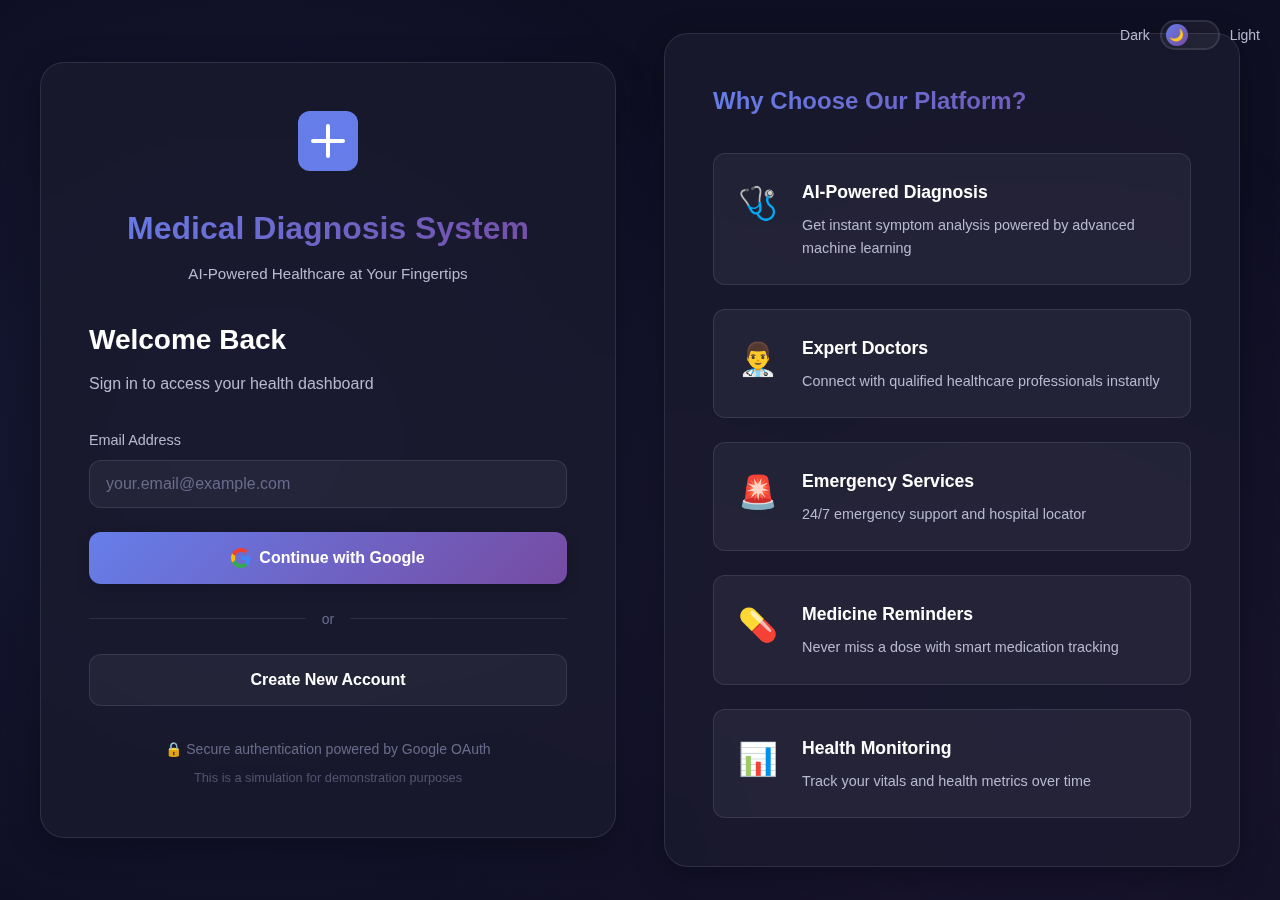
<file: index.html>
<!DOCTYPE html>
<html lang="en">

<head>
    <meta charset="UTF-8">
    <meta name="viewport" content="width=device-width, initial-scale=1.0">
    <title>Medical Diagnosis System - Login</title>
    <link rel="stylesheet" href="styles.css">
</head>

<body class="login-page">
    <!-- Theme Toggle -->
    <div class="theme-toggle">
        <span class="theme-toggle-label">Dark</span>
        <button class="theme-toggle-btn" id="themeToggle" aria-label="Toggle theme">
            <span class="theme-toggle-slider">
                <span class="theme-toggle-icon">🌙</span>
            </span>
        </button>
        <span class="theme-toggle-label">Light</span>
    </div>
    
    <div class="login-container">
        <div class="login-card">
            <div class="login-header">
                <div class="logo">
                    <svg width="60" height="60" viewBox="0 0 60 60" fill="none" xmlns="http://www.w3.org/2000/svg">
                        <rect width="60" height="60" rx="12" fill="url(#gradient)" />
                        <path d="M30 15V45M15 30H45" stroke="white" stroke-width="4" stroke-linecap="round" />
                        <defs>
                            <linearGradient id="gradient" x1="0" y1="0" x2="60" y2="60">
                                <stop offset="0%" stop-color="#667eea" />
                                <stop offset="100%" stop-color="#764ba2" />
                            </linearGradient>
                        </defs>
                    </svg>
                </div>
                <h1>Medical Diagnosis System</h1>
                <p class="subtitle">AI-Powered Healthcare at Your Fingertips</p>
            </div>

            <div class="login-form-container">
                <div id="loginView">
                    <h2>Welcome Back</h2>
                    <p class="form-description">Sign in to access your health dashboard</p>

                    <form id="loginForm" class="auth-form">
                        <div class="form-group">
                            <label for="loginEmail">Email Address</label>
                            <input type="email" id="loginEmail" placeholder="your.email@example.com" required>
                        </div>

                        <button type="submit" class="btn btn-primary btn-large">
                            <svg width="20" height="20" viewBox="0 0 20 20" fill="none">
                                <path
                                    d="M19.6 10.227c0-.709-.064-1.39-.182-2.045H10v3.868h5.382a4.6 4.6 0 01-1.996 3.018v2.51h3.232c1.891-1.742 2.982-4.305 2.982-7.35z"
                                    fill="#4285F4" />
                                <path
                                    d="M10 20c2.7 0 4.964-.895 6.618-2.423l-3.232-2.509c-.895.6-2.04.955-3.386.955-2.605 0-4.81-1.76-5.595-4.123H1.064v2.59A9.996 9.996 0 0010 20z"
                                    fill="#34A853" />
                                <path
                                    d="M4.405 11.9c-.2-.6-.314-1.24-.314-1.9 0-.66.114-1.3.314-1.9V5.51H1.064A9.996 9.996 0 000 10c0 1.614.386 3.14 1.064 4.49l3.34-2.59z"
                                    fill="#FBBC05" />
                                <path
                                    d="M10 3.977c1.468 0 2.786.505 3.823 1.496l2.868-2.868C14.959.99 12.695 0 10 0 6.09 0 2.71 2.24 1.064 5.51l3.34 2.59C5.19 5.736 7.395 3.977 10 3.977z"
                                    fill="#EA4335" />
                            </svg>
                            Continue with Google
                        </button>
                    </form>

                    <div class="divider">
                        <span>or</span>
                    </div>

                    <button class="btn btn-secondary btn-large" onclick="showRegisterView()">
                        Create New Account
                    </button>
                </div>

                <div id="registerView" style="display: none;">
                    <h2>Create Account</h2>
                    <p class="form-description">Join us to start your health journey</p>

                    <form id="registerForm" class="auth-form">
                        <div class="form-group">
                            <label for="registerEmail">Email Address</label>
                            <input type="email" id="registerEmail" placeholder="your.email@example.com" required>
                        </div>

                        <div class="form-group">
                            <label for="registerName">Full Name</label>
                            <input type="text" id="registerName" placeholder="John Doe" required>
                        </div>

                        <div class="form-group">
                            <label for="registerPhone">Phone Number</label>
                            <input type="tel" id="registerPhone" placeholder="+91 98765 43210" required>
                        </div>

                        <button type="submit" class="btn btn-primary btn-large">
                            <svg width="20" height="20" viewBox="0 0 20 20" fill="none">
                                <path
                                    d="M19.6 10.227c0-.709-.064-1.39-.182-2.045H10v3.868h5.382a4.6 4.6 0 01-1.996 3.018v2.51h3.232c1.891-1.742 2.982-4.305 2.982-7.35z"
                                    fill="#4285F4" />
                                <path
                                    d="M10 20c2.7 0 4.964-.895 6.618-2.423l-3.232-2.509c-.895.6-2.04.955-3.386.955-2.605 0-4.81-1.76-5.595-4.123H1.064v2.59A9.996 9.996 0 0010 20z"
                                    fill="#34A853" />
                                <path
                                    d="M4.405 11.9c-.2-.6-.314-1.24-.314-1.9 0-.66.114-1.3.314-1.9V5.51H1.064A9.996 9.996 0 000 10c0 1.614.386 3.14 1.064 4.49l3.34-2.59z"
                                    fill="#FBBC05" />
                                <path
                                    d="M10 3.977c1.468 0 2.786.505 3.823 1.496l2.868-2.868C14.959.99 12.695 0 10 0 6.09 0 2.71 2.24 1.064 5.51l3.34 2.59C5.19 5.736 7.395 3.977 10 3.977z"
                                    fill="#EA4335" />
                            </svg>
                            Register with Google
                        </button>
                    </form>

                    <div class="divider">
                        <span>or</span>
                    </div>

                    <button class="btn btn-secondary btn-large" onclick="showLoginView()">
                        Back to Login
                    </button>
                </div>
            </div>

            <div class="login-footer">
                <p>🔒 Secure authentication powered by Google OAuth</p>
                <p class="disclaimer">This is a simulation for demonstration purposes</p>
            </div>
        </div>

        <div class="features-panel">
            <h3>Why Choose Our Platform?</h3>
            <div class="feature-list">
                <div class="feature-item">
                    <div class="feature-icon">🩺</div>
                    <div class="feature-content">
                        <h4>AI-Powered Diagnosis</h4>
                        <p>Get instant symptom analysis powered by advanced machine learning</p>
                    </div>
                </div>
                <div class="feature-item">
                    <div class="feature-icon">👨‍⚕️</div>
                    <div class="feature-content">
                        <h4>Expert Doctors</h4>
                        <p>Connect with qualified healthcare professionals instantly</p>
                    </div>
                </div>
                <div class="feature-item">
                    <div class="feature-icon">🚨</div>
                    <div class="feature-content">
                        <h4>Emergency Services</h4>
                        <p>24/7 emergency support and hospital locator</p>
                    </div>
                </div>
                <div class="feature-item">
                    <div class="feature-icon">💊</div>
                    <div class="feature-content">
                        <h4>Medicine Reminders</h4>
                        <p>Never miss a dose with smart medication tracking</p>
                    </div>
                </div>
                <div class="feature-item">
                    <div class="feature-icon">📊</div>
                    <div class="feature-content">
                        <h4>Health Monitoring</h4>
                        <p>Track your vitals and health metrics over time</p>
                    </div>
                </div>
            </div>
        </div>
    </div>

    <script src="script.js"></script>
    <script>
        // Theme Toggle Functionality
        (function() {
            const themeToggle = document.getElementById('themeToggle');
            const html = document.documentElement;
            
            if (!themeToggle) return;
            
            // Update toggle position based on theme
            function updateToggleIcon() {
                const currentTheme = html.getAttribute('data-theme') || 'dark';
                const icon = themeToggle.querySelector('.theme-toggle-icon');
                if (icon) {
                    icon.textContent = currentTheme === 'light' ? '☀️' : '🌙';
                }
                // Update labels
                const labels = document.querySelectorAll('.theme-toggle-label');
                labels.forEach((label, index) => {
                    if (currentTheme === 'light') {
                        label.textContent = index === 0 ? 'Light' : 'Dark';
                    } else {
                        label.textContent = index === 0 ? 'Dark' : 'Light';
                    }
                });
            }
            
            // Get saved theme or default to dark
            const savedTheme = localStorage.getItem('theme') || 'dark';
            html.setAttribute('data-theme', savedTheme);
            updateToggleIcon();
            
            // Toggle theme
            themeToggle.addEventListener('click', function() {
                const currentTheme = html.getAttribute('data-theme');
                const newTheme = currentTheme === 'light' ? 'dark' : 'light';
                
                html.setAttribute('data-theme', newTheme);
                localStorage.setItem('theme', newTheme);
                
                updateToggleIcon();
            });
        })();
        
        // Note: `API_BASE_URL` is defined in `script.js` to avoid duplicate declarations

        // Login form handler
        document.getElementById('loginForm').addEventListener('submit', async function (e) {
            e.preventDefault();
            const email = document.getElementById('loginEmail').value;

            try {
                const response = await fetch(`${API_BASE_URL}/auth/login`, {
                    method: 'POST',
                    headers: {
                        'Content-Type': 'application/json',
                    },
                    body: JSON.stringify({ email: email })
                });

                if (!response.ok) {
                    const error = await response.json();
                    throw new Error(error.detail || 'Login failed');
                }

                const data = await response.json();

                // Store auth token
                localStorage.setItem('auth_token', data.access_token);

                // Redirect to dashboard
                window.location.href = 'dashboard.html';

            } catch (error) {
                if (error.message.includes('not found')) {
                    alert('Account not found. Please register first.');
                    showRegisterView();
                    document.getElementById('registerEmail').value = email;
                } else {
                    alert('Login failed: ' + error.message);
                }
            }
        });

        // Register form handler
        document.getElementById('registerForm').addEventListener('submit', async function (e) {
            e.preventDefault();
            const email = document.getElementById('registerEmail').value;
            const name = document.getElementById('registerName').value;
            const phone = document.getElementById('registerPhone').value;

            try {
                const response = await fetch(`${API_BASE_URL}/auth/register`, {
                    method: 'POST',
                    headers: {
                        'Content-Type': 'application/json',
                    },
                    body: JSON.stringify({
                        email: email,
                        name: name,
                        phone: phone
                    })
                });

                if (!response.ok) {
                    const error = await response.json();
                    throw new Error(error.detail || 'Registration failed');
                }

                const userData = await response.json();

                // Auto-login after registration
                const loginResponse = await fetch(`${API_BASE_URL}/auth/login`, {
                    method: 'POST',
                    headers: {
                        'Content-Type': 'application/json',
                    },
                    body: JSON.stringify({ email: email })
                });

                const loginData = await loginResponse.json();
                localStorage.setItem('auth_token', loginData.access_token);

                // Redirect to dashboard
                window.location.href = 'dashboard.html';

            } catch (error) {
                if (error.message.includes('already exists')) {
                    alert('Account already exists. Please login.');
                    showLoginView();
                    document.getElementById('loginEmail').value = email;
                } else {
                    alert('Registration failed: ' + error.message);
                }
            }
        });

        function showLoginView() {
            document.getElementById('loginView').style.display = 'block';
            document.getElementById('registerView').style.display = 'none';
        }

        function showRegisterView() {
            document.getElementById('loginView').style.display = 'none';
            document.getElementById('registerView').style.display = 'block';
        }
    </script>
</body>

</html>
</file>
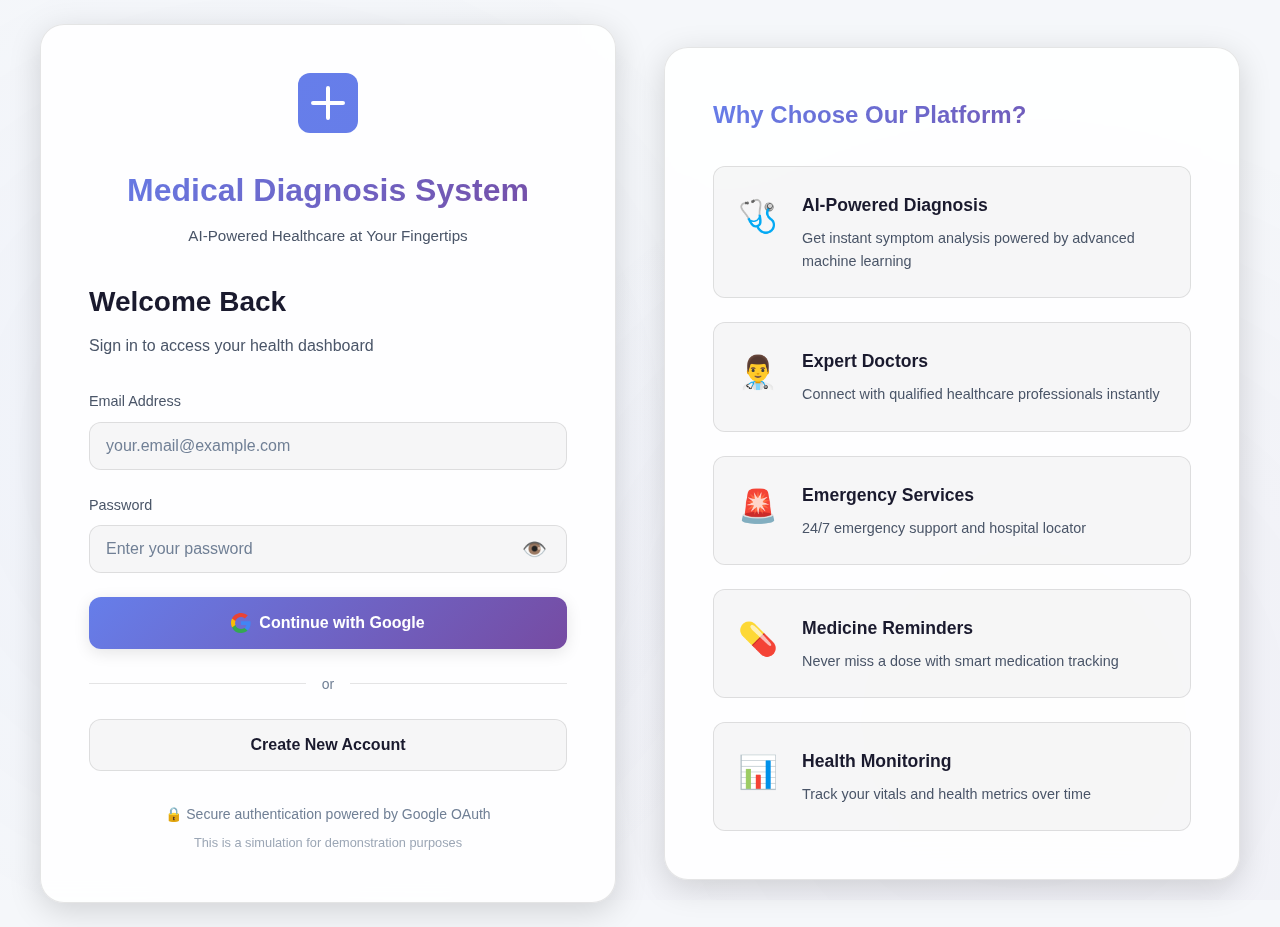
<file: frontend/pages/index.html>
<!DOCTYPE html>
<html lang="en">

<head>
    <meta charset="UTF-8">
    <meta name="viewport" content="width=device-width, initial-scale=1.0">
    <title>Medical Diagnosis System - Login</title>
    <link rel="stylesheet" href="../assets/css/styles.css">
</head>

<body class="login-page" data-theme="light">

    <div class="login-container">
        <div class="login-card">
            <div class="login-header">
                <div class="logo">
                    <svg width="60" height="60" viewBox="0 0 60 60" fill="none" xmlns="http://www.w3.org/2000/svg">
                        <rect width="60" height="60" rx="12" fill="url(#gradient)" />
                        <path d="M30 15V45M15 30H45" stroke="white" stroke-width="4" stroke-linecap="round" />
                        <defs>
                            <linearGradient id="gradient" x1="0" y1="0" x2="60" y2="60">
                                <stop offset="0%" stop-color="#667eea" />
                                <stop offset="100%" stop-color="#764ba2" />
                            </linearGradient>
                        </defs>
                    </svg>
                </div>
                <h1>Medical Diagnosis System</h1>
                <p class="subtitle">AI-Powered Healthcare at Your Fingertips</p>
            </div>

            <div class="login-form-container">
                <div id="loginView">
                    <h2>Welcome Back</h2>
                    <p class="form-description">Sign in to access your health dashboard</p>

                    <form id="loginForm" class="auth-form">
                        <div class="form-group">
                            <label for="loginEmail">Email Address</label>
                            <input type="email" id="loginEmail" placeholder="your.email@example.com" required>
                        </div>

                        <div class="form-group">
                            <label for="loginPassword">Password</label>
                            <div class="password-input-wrapper">
                                <input type="password" id="loginPassword" placeholder="Enter your password" required
                                    minlength="6">
                                <button type="button" class="password-toggle" onclick="togglePassword('loginPassword')"
                                    aria-label="Toggle password visibility">
                                    <span class="password-toggle-icon">👁️</span>
                                </button>
                            </div>
                        </div>

                        <button type="submit" class="btn btn-primary btn-large">
                            <svg width="20" height="20" viewBox="0 0 20 20" fill="none">
                                <path
                                    d="M19.6 10.227c0-.709-.064-1.39-.182-2.045H10v3.868h5.382a4.6 4.6 0 01-1.996 3.018v2.51h3.232c1.891-1.742 2.982-4.305 2.982-7.35z"
                                    fill="#4285F4" />
                                <path
                                    d="M10 20c2.7 0 4.964-.895 6.618-2.423l-3.232-2.509c-.895.6-2.04.955-3.386.955-2.605 0-4.81-1.76-5.595-4.123H1.064v2.59A9.996 9.996 0 0010 20z"
                                    fill="#34A853" />
                                <path
                                    d="M4.405 11.9c-.2-.6-.314-1.24-.314-1.9 0-.66.114-1.3.314-1.9V5.51H1.064A9.996 9.996 0 000 10c0 1.614.386 3.14 1.064 4.49l3.34-2.59z"
                                    fill="#FBBC05" />
                                <path
                                    d="M10 3.977c1.468 0 2.786.505 3.823 1.496l2.868-2.868C14.959.99 12.695 0 10 0 6.09 0 2.71 2.24 1.064 5.51l3.34 2.59C5.19 5.736 7.395 3.977 10 3.977z"
                                    fill="#EA4335" />
                            </svg>
                            Continue with Google
                        </button>
                    </form>

                    <div class="divider">
                        <span>or</span>
                    </div>

                    <button class="btn btn-secondary btn-large" onclick="showRegisterView()">
                        Create New Account
                    </button>
                </div>

                <div id="registerView" style="display: none;">
                    <h2>Create Account</h2>
                    <p class="form-description">Join us to start your health journey</p>

                    <form id="registerForm" class="auth-form">
                        <div class="form-group">
                            <label for="registerEmail">Email Address</label>
                            <input type="email" id="registerEmail" placeholder="your.email@example.com" required>
                        </div>

                        <div class="form-group">
                            <label for="registerName">Full Name</label>
                            <input type="text" id="registerName" placeholder="John Doe" required>
                        </div>

                        <div class="form-group">
                            <label for="registerPhone">Phone Number</label>
                            <input type="tel" id="registerPhone" placeholder="+91 98765 43210" required>
                        </div>

                        <div class="form-group">
                            <label for="registerPassword">Password</label>
                            <div class="password-input-wrapper">
                                <input type="password" id="registerPassword"
                                    placeholder="Create a password (min 6 characters)" required minlength="6">
                                <button type="button" class="password-toggle"
                                    onclick="togglePassword('registerPassword')"
                                    aria-label="Toggle password visibility">
                                    <span class="password-toggle-icon">👁️</span>
                                </button>
                            </div>
                        </div>

                        <div class="form-group">
                            <label for="registerConfirmPassword">Confirm Password</label>
                            <div class="password-input-wrapper">
                                <input type="password" id="registerConfirmPassword" placeholder="Confirm your password"
                                    required minlength="6">
                                <button type="button" class="password-toggle"
                                    onclick="togglePassword('registerConfirmPassword')"
                                    aria-label="Toggle password visibility">
                                    <span class="password-toggle-icon">👁️</span>
                                </button>
                            </div>
                        </div>

                        <button type="submit" class="btn btn-primary btn-large">
                            <svg width="20" height="20" viewBox="0 0 20 20" fill="none">
                                <path
                                    d="M19.6 10.227c0-.709-.064-1.39-.182-2.045H10v3.868h5.382a4.6 4.6 0 01-1.996 3.018v2.51h3.232c1.891-1.742 2.982-4.305 2.982-7.35z"
                                    fill="#4285F4" />
                                <path
                                    d="M10 20c2.7 0 4.964-.895 6.618-2.423l-3.232-2.509c-.895.6-2.04.955-3.386.955-2.605 0-4.81-1.76-5.595-4.123H1.064v2.59A9.996 9.996 0 0010 20z"
                                    fill="#34A853" />
                                <path
                                    d="M4.405 11.9c-.2-.6-.314-1.24-.314-1.9 0-.66.114-1.3.314-1.9V5.51H1.064A9.996 9.996 0 000 10c0 1.614.386 3.14 1.064 4.49l3.34-2.59z"
                                    fill="#FBBC05" />
                                <path
                                    d="M10 3.977c1.468 0 2.786.505 3.823 1.496l2.868-2.868C14.959.99 12.695 0 10 0 6.09 0 2.71 2.24 1.064 5.51l3.34 2.59C5.19 5.736 7.395 3.977 10 3.977z"
                                    fill="#EA4335" />
                            </svg>
                            Register with Google
                        </button>
                    </form>

                    <div class="divider">
                        <span>or</span>
                    </div>

                    <button class="btn btn-secondary btn-large" onclick="showLoginView()">
                        Back to Login
                    </button>
                </div>
            </div>

            <div class="login-footer">
                <p>🔒 Secure authentication powered by Google OAuth</p>
                <p class="disclaimer">This is a simulation for demonstration purposes</p>
            </div>
        </div>

        <div class="features-panel">
            <h3>Why Choose Our Platform?</h3>
            <div class="feature-list">
                <div class="feature-item">
                    <div class="feature-icon">🩺</div>
                    <div class="feature-content">
                        <h4>AI-Powered Diagnosis</h4>
                        <p>Get instant symptom analysis powered by advanced machine learning</p>
                    </div>
                </div>
                <div class="feature-item">
                    <div class="feature-icon">👨‍⚕️</div>
                    <div class="feature-content">
                        <h4>Expert Doctors</h4>
                        <p>Connect with qualified healthcare professionals instantly</p>
                    </div>
                </div>
                <div class="feature-item">
                    <div class="feature-icon">🚨</div>
                    <div class="feature-content">
                        <h4>Emergency Services</h4>
                        <p>24/7 emergency support and hospital locator</p>
                    </div>
                </div>
                <div class="feature-item">
                    <div class="feature-icon">💊</div>
                    <div class="feature-content">
                        <h4>Medicine Reminders</h4>
                        <p>Never miss a dose with smart medication tracking</p>
                    </div>
                </div>
                <div class="feature-item">
                    <div class="feature-icon">📊</div>
                    <div class="feature-content">
                        <h4>Health Monitoring</h4>
                        <p>Track your vitals and health metrics over time</p>
                    </div>
                </div>
            </div>
        </div>
    </div>

    <script src="../assets/js/script.js"></script>
    <script>
        // Set permanent light theme
        document.documentElement.setAttribute('data-theme', 'light');

        // Note: `API_BASE_URL` is defined in `script.js` to avoid duplicate declarations

        // Login form handler
        document.getElementById('loginForm').addEventListener('submit', async function (e) {
            e.preventDefault();
            const email = document.getElementById('loginEmail').value;
            const password = document.getElementById('loginPassword').value;

            try {
                const response = await fetch(`${API_BASE_URL}/auth/login`, {
                    method: 'POST',
                    headers: {
                        'Content-Type': 'application/json',
                    },
                    body: JSON.stringify({ email: email, password: password })
                });

                if (!response.ok) {
                    const error = await response.json();
                    throw new Error(error.detail || 'Login failed');
                }

                const data = await response.json();

                // Store auth token
                localStorage.setItem('auth_token', data.access_token);

                // Redirect to dashboard
                window.location.href = 'dashboard.html';

            } catch (error) {
                if (error.message.includes('not found')) {
                    alert('Account not found. Please register first.');
                    showRegisterView();
                    document.getElementById('registerEmail').value = email;
                } else {
                    alert('Login failed: ' + error.message);
                }
            }
        });

        // Register form handler
        document.getElementById('registerForm').addEventListener('submit', async function (e) {
            e.preventDefault();
            const email = document.getElementById('registerEmail').value;
            const name = document.getElementById('registerName').value;
            const phone = document.getElementById('registerPhone').value;
            const password = document.getElementById('registerPassword').value;
            const confirmPassword = document.getElementById('registerConfirmPassword').value;

            // Validate passwords match
            if (password !== confirmPassword) {
                alert('Passwords do not match!');
                return;
            }

            try {
                const response = await fetch(`${API_BASE_URL}/auth/register`, {
                    method: 'POST',
                    headers: {
                        'Content-Type': 'application/json',
                    },
                    body: JSON.stringify({
                        email: email,
                        name: name,
                        phone: phone,
                        password: password
                    })
                });

                if (!response.ok) {
                    const error = await response.json();
                    throw new Error(error.detail || 'Registration failed');
                }

                const userData = await response.json();

                // Auto-login after registration
                const loginResponse = await fetch(`${API_BASE_URL}/auth/login`, {
                    method: 'POST',
                    headers: {
                        'Content-Type': 'application/json',
                    },
                    body: JSON.stringify({ email: email, password: password })
                });

                const loginData = await loginResponse.json();
                localStorage.setItem('auth_token', loginData.access_token);

                // Redirect to dashboard
                window.location.href = 'dashboard.html';

            } catch (error) {
                if (error.message.includes('already exists')) {
                    alert('Account already exists. Please login.');
                    showLoginView();
                    document.getElementById('loginEmail').value = email;
                } else {
                    alert('Registration failed: ' + error.message);
                }
            }
        });

        function showLoginView() {
            document.getElementById('loginView').style.display = 'block';
            document.getElementById('registerView').style.display = 'none';
        }

        function showRegisterView() {
            document.getElementById('loginView').style.display = 'none';
            document.getElementById('registerView').style.display = 'block';
        }

        function togglePassword(inputId) {
            const input = document.getElementById(inputId);
            const button = input.parentElement.querySelector('.password-toggle');
            const icon = button.querySelector('.password-toggle-icon');

            if (input.type === 'password') {
                input.type = 'text';
                icon.textContent = '🙈';
            } else {
                input.type = 'password';
                icon.textContent = '👁️';
            }
        }
    </script>
</body>

</html>
</file>
<file: styles.css>
/* ============================================
   Medical Diagnosis System - Styles
   Modern, Premium Design with Glassmorphism
   ============================================ */

/* CSS Variables for Theming */
:root {
    /* Primary Colors */
    --primary-gradient: linear-gradient(135deg, #667eea 0%, #764ba2 100%);
    --primary-color: #667eea;
    --primary-dark: #5568d3;
    --secondary-color: #764ba2;

    /* Background Colors - Dark Mode (Default) */
    --bg-primary: #0f0f23;
    --bg-secondary: #1a1a2e;
    --bg-tertiary: #16213e;
    --bg-card: rgba(26, 26, 46, 0.8);
    --bg-glass: rgba(255, 255, 255, 0.05);

    /* Text Colors - Dark Mode */
    --text-primary: #ffffff;
    --text-secondary: #b8b8d1;
    --text-muted: #6b6b8c;

    /* Accent Colors */
    --accent-success: #10b981;
    --accent-warning: #f59e0b;
    --accent-danger: #ef4444;
    --accent-info: #3b82f6;

    /* Borders & Shadows */
    --border-color: rgba(255, 255, 255, 0.1);
    --shadow-sm: 0 2px 8px rgba(0, 0, 0, 0.1);
    --shadow-md: 0 4px 16px rgba(0, 0, 0, 0.2);
    --shadow-lg: 0 8px 32px rgba(0, 0, 0, 0.3);
    --shadow-glow: 0 0 20px rgba(102, 126, 234, 0.3);

    /* Spacing */
    --spacing-xs: 0.5rem;
    --spacing-sm: 1rem;
    --spacing-md: 1.5rem;
    --spacing-lg: 2rem;
    --spacing-xl: 3rem;

    /* Border Radius */
    --radius-sm: 8px;
    --radius-md: 12px;
    --radius-lg: 16px;
    --radius-xl: 24px;

    /* Transitions */
    --transition-fast: 0.2s ease;
    --transition-normal: 0.3s ease;
    --transition-slow: 0.5s ease;
}

/* Light Mode Theme Variables */
[data-theme="light"] {
    /* Background Colors - Light Mode */
    --bg-primary: #f5f7fa;
    --bg-secondary: #ffffff;
    --bg-tertiary: #e8ecf1;
    --bg-card: rgba(255, 255, 255, 0.9);
    --bg-glass: rgba(0, 0, 0, 0.03);

    /* Text Colors - Light Mode */
    --text-primary: #1a1a2e;
    --text-secondary: #4a5568;
    --text-muted: #718096;

    /* Borders & Shadows - Light Mode */
    --border-color: rgba(0, 0, 0, 0.1);
    --shadow-sm: 0 2px 8px rgba(0, 0, 0, 0.05);
    --shadow-md: 0 4px 16px rgba(0, 0, 0, 0.1);
    --shadow-lg: 0 8px 32px rgba(0, 0, 0, 0.15);
    --shadow-glow: 0 0 20px rgba(102, 126, 234, 0.2);
}

/* Animated Background - Light Mode */
[data-theme="light"] body::before {
    background:
        radial-gradient(circle at 20% 50%, rgba(102, 126, 234, 0.05) 0%, transparent 50%),
        radial-gradient(circle at 80% 80%, rgba(118, 75, 162, 0.05) 0%, transparent 50%);
}

/* ============================================
   Global Styles
   ============================================ */

* {
    margin: 0;
    padding: 0;
    box-sizing: border-box;
}

body {
    font-family: 'Inter', -apple-system, BlinkMacSystemFont, 'Segoe UI', Roboto, Oxygen, Ubuntu, Cantarell, sans-serif;
    background: var(--bg-primary);
    color: var(--text-primary);
    line-height: 1.6;
    overflow-x: hidden;
}

/* Animated Background */
body::before {
    content: '';
    position: fixed;
    top: 0;
    left: 0;
    width: 100%;
    height: 100%;
    background:
        radial-gradient(circle at 20% 50%, rgba(102, 126, 234, 0.1) 0%, transparent 50%),
        radial-gradient(circle at 80% 80%, rgba(118, 75, 162, 0.1) 0%, transparent 50%);
    pointer-events: none;
    z-index: -1;
}

/* ============================================
   Login Page Styles
   ============================================ */

.login-page {
    min-height: 100vh;
    display: flex;
    align-items: center;
    justify-content: center;
    padding: var(--spacing-md);
}

.login-container {
    display: grid;
    grid-template-columns: 1fr 1fr;
    gap: var(--spacing-xl);
    max-width: 1200px;
    width: 100%;
    align-items: center;
}

.login-card {
    background: var(--bg-card);
    backdrop-filter: blur(20px);
    border: 1px solid var(--border-color);
    border-radius: var(--radius-xl);
    padding: var(--spacing-xl);
    box-shadow: var(--shadow-lg);
}

.login-header {
    text-align: center;
    margin-bottom: var(--spacing-lg);
}

.logo {
    display: inline-block;
    margin-bottom: var(--spacing-md);
    animation: float 3s ease-in-out infinite;
}

@keyframes float {

    0%,
    100% {
        transform: translateY(0px);
    }

    50% {
        transform: translateY(-10px);
    }
}

.login-header h1 {
    font-size: 2rem;
    font-weight: 700;
    background: var(--primary-gradient);
    -webkit-background-clip: text;
    -webkit-text-fill-color: transparent;
    background-clip: text;
    margin-bottom: var(--spacing-xs);
}

.subtitle {
    color: var(--text-secondary);
    font-size: 0.95rem;
}

.login-form-container h2 {
    font-size: 1.75rem;
    margin-bottom: var(--spacing-xs);
}

.form-description {
    color: var(--text-secondary);
    margin-bottom: var(--spacing-lg);
}

.auth-form {
    margin-bottom: var(--spacing-md);
}

.form-group {
    margin-bottom: var(--spacing-md);
}

.form-group label {
    display: block;
    margin-bottom: var(--spacing-xs);
    color: var(--text-secondary);
    font-size: 0.9rem;
    font-weight: 500;
}

.form-group input {
    width: 100%;
    padding: 0.875rem 1rem;
    background: var(--bg-glass);
    border: 1px solid var(--border-color);
    border-radius: var(--radius-md);
    color: var(--text-primary);
    font-size: 1rem;
    transition: all var(--transition-normal);
}

.form-group input:focus {
    outline: none;
    border-color: var(--primary-color);
    box-shadow: 0 0 0 3px rgba(102, 126, 234, 0.1);
}

.form-group input::placeholder {
    color: var(--text-muted);
}

/* Buttons */
.btn {
    display: inline-flex;
    align-items: center;
    justify-content: center;
    gap: var(--spacing-xs);
    padding: 0.875rem 1.5rem;
    border: none;
    border-radius: var(--radius-md);
    font-size: 1rem;
    font-weight: 600;
    cursor: pointer;
    transition: all var(--transition-normal);
    text-decoration: none;
    font-family: inherit;
}

.btn-large {
    width: 100%;
    padding: 1rem 1.5rem;
}

.btn-primary {
    background: var(--primary-gradient);
    color: white;
    box-shadow: var(--shadow-md);
}

.btn-primary:hover {
    transform: translateY(-2px);
    box-shadow: var(--shadow-lg), var(--shadow-glow);
}

.btn-primary:active {
    transform: translateY(0);
}

.btn-secondary {
    background: var(--bg-glass);
    color: var(--text-primary);
    border: 1px solid var(--border-color);
}

.btn-secondary:hover {
    background: rgba(255, 255, 255, 0.1);
    border-color: var(--primary-color);
}

.btn-success {
    background: var(--accent-success);
    color: white;
}

.btn-warning {
    background: var(--accent-warning);
    color: white;
}

.btn-danger {
    background: var(--accent-danger);
    color: white;
}

.btn-info {
    background: var(--accent-info);
    color: white;
}

.btn:disabled {
    opacity: 0.5;
    cursor: not-allowed;
}

.divider {
    display: flex;
    align-items: center;
    text-align: center;
    margin: var(--spacing-md) 0;
    color: var(--text-muted);
}

.divider::before,
.divider::after {
    content: '';
    flex: 1;
    border-bottom: 1px solid var(--border-color);
}

.divider span {
    padding: 0 var(--spacing-sm);
    font-size: 0.875rem;
}

.login-footer {
    margin-top: var(--spacing-lg);
    text-align: center;
    color: var(--text-muted);
    font-size: 0.875rem;
}

.disclaimer {
    margin-top: var(--spacing-xs);
    font-size: 0.8rem;
    opacity: 0.7;
}

/* Features Panel */
.features-panel {
    background: var(--bg-card);
    backdrop-filter: blur(20px);
    border: 1px solid var(--border-color);
    border-radius: var(--radius-xl);
    padding: var(--spacing-xl);
    box-shadow: var(--shadow-lg);
}

.features-panel h3 {
    font-size: 1.5rem;
    margin-bottom: var(--spacing-lg);
    background: var(--primary-gradient);
    -webkit-background-clip: text;
    -webkit-text-fill-color: transparent;
    background-clip: text;
}

.feature-list {
    display: flex;
    flex-direction: column;
    gap: var(--spacing-md);
}

.feature-item {
    display: flex;
    gap: var(--spacing-md);
    padding: var(--spacing-md);
    background: var(--bg-glass);
    border: 1px solid var(--border-color);
    border-radius: var(--radius-md);
    transition: all var(--transition-normal);
}

.feature-item:hover {
    transform: translateX(8px);
    border-color: var(--primary-color);
    background: rgba(102, 126, 234, 0.05);
}

.feature-icon {
    font-size: 2rem;
    flex-shrink: 0;
}

.feature-content h4 {
    font-size: 1.1rem;
    margin-bottom: var(--spacing-xs);
}

.feature-content p {
    color: var(--text-secondary);
    font-size: 0.9rem;
}

/* ============================================
   Dashboard Styles
   ============================================ */

.dashboard {
    display: grid;
    grid-template-columns: 1fr;
    min-height: 100vh;
}

/* Sidebar */
.sidebar {
    background: var(--bg-secondary);
    border-right: 1px solid var(--border-color);
    padding: var(--spacing-lg);
    position: fixed;
    left: -280px;
    top: 0;
    height: 100vh;
    width: 280px;
    overflow-y: auto;
    transition: left var(--transition-normal);
    z-index: 150;
    box-shadow: var(--shadow-lg);
}

/* Sidebar Active State (Shown) */
.sidebar.active {
    left: 0;
}

/* Sidebar Overlay for Mobile */
.sidebar-overlay {
    display: none;
    position: fixed;
    top: 0;
    left: 0;
    width: 100%;
    height: 100%;
    background: rgba(0, 0, 0, 0.5);
    backdrop-filter: blur(4px);
    z-index: 140;
    opacity: 0;
    transition: opacity var(--transition-normal);
}

.sidebar-overlay.active {
    display: block;
    opacity: 1;
}

.sidebar-header {
    display: flex;
    align-items: center;
    gap: var(--spacing-sm);
    margin-bottom: var(--spacing-xl);
    padding-bottom: var(--spacing-lg);
    border-bottom: 1px solid var(--border-color);
}

.sidebar-header svg {
    flex-shrink: 0;
}

.sidebar-header h2 {
    font-size: 1.25rem;
    background: var(--primary-gradient);
    -webkit-background-clip: text;
    -webkit-text-fill-color: transparent;
    background-clip: text;
}

.nav-menu {
    list-style: none;
}

.nav-item {
    margin-bottom: var(--spacing-xs);
}

.nav-link {
    display: flex;
    align-items: center;
    gap: var(--spacing-sm);
    padding: 0.875rem var(--spacing-md);
    color: var(--text-secondary);
    text-decoration: none;
    border-radius: var(--radius-md);
    transition: all var(--transition-fast);
    cursor: pointer;
    font-size: 0.95rem;
}

.nav-link:hover {
    background: var(--bg-glass);
    color: var(--text-primary);
}

.nav-link.active {
    background: var(--primary-gradient);
    color: white;
    box-shadow: var(--shadow-glow);
}

.nav-icon {
    font-size: 1.25rem;
    width: 24px;
    text-align: center;
}

/* Main Content */
.main-content {
    background: var(--bg-primary);
    overflow-y: auto;
}

.top-bar {
    background: var(--bg-secondary);
    border-bottom: 1px solid var(--border-color);
    padding: var(--spacing-md) var(--spacing-xl);
    display: flex;
    justify-content: space-between;
    align-items: center;
    position: sticky;
    top: 0;
    z-index: 100;
    backdrop-filter: blur(20px);
}

.top-bar-left {
    display: flex;
    align-items: center;
    gap: var(--spacing-md);
}

/* Hamburger Menu Toggle */
.menu-toggle {
    display: flex;
    flex-direction: column;
    justify-content: space-around;
    width: 30px;
    height: 24px;
    background: transparent;
    border: none;
    cursor: pointer;
    padding: 0;
    z-index: 200;
    transition: all var(--transition-normal);
}

.menu-toggle span {
    width: 100%;
    height: 3px;
    background: var(--text-primary);
    border-radius: 10px;
    transition: all var(--transition-normal);
    transform-origin: center;
}

.menu-toggle:hover span {
    background: var(--primary-color);
}

/* Animated hamburger to X */
.menu-toggle.active span:nth-child(1) {
    transform: translateY(10.5px) rotate(45deg);
}

.menu-toggle.active span:nth-child(2) {
    opacity: 0;
    transform: translateX(-20px);
}

.menu-toggle.active span:nth-child(3) {
    transform: translateY(-10.5px) rotate(-45deg);
}

.top-bar-right {
    display: flex;
    align-items: center;
    gap: var(--spacing-lg);
}

.user-info {
    display: flex;
    align-items: center;
    gap: var(--spacing-md);
}

.user-avatar {
    width: 40px;
    height: 40px;
    border-radius: 50%;
    background: var(--primary-gradient);
    display: flex;
    align-items: center;
    justify-content: center;
    font-weight: 600;
    font-size: 1.1rem;
}

.user-details h3 {
    font-size: 1rem;
    margin-bottom: 2px;
}

.user-details p {
    font-size: 0.85rem;
    color: var(--text-muted);
}

.content-area {
    padding: var(--spacing-xl);
}

.section {
    display: none;
}

.section.active {
    display: block;
    animation: fadeIn 0.3s ease;
}

@keyframes fadeIn {
    from {
        opacity: 0;
        transform: translateY(10px);
    }

    to {
        opacity: 1;
        transform: translateY(0);
    }
}

.section-header {
    margin-bottom: var(--spacing-lg);
}

.section-header h1 {
    font-size: 2rem;
    margin-bottom: var(--spacing-xs);
}

.section-header p {
    color: var(--text-secondary);
}

/* Cards */
.card {
    background: var(--bg-card);
    backdrop-filter: blur(20px);
    border: 1px solid var(--border-color);
    border-radius: var(--radius-lg);
    padding: var(--spacing-lg);
    margin-bottom: var(--spacing-lg);
    box-shadow: var(--shadow-md);
}

.card-header {
    display: flex;
    justify-content: space-between;
    align-items: center;
    margin-bottom: var(--spacing-md);
    padding-bottom: var(--spacing-md);
    border-bottom: 1px solid var(--border-color);
}

.card-title {
    font-size: 1.25rem;
    font-weight: 600;
}

.card-body {
    color: var(--text-secondary);
}

/* Grid Layouts */
.grid {
    display: grid;
    gap: var(--spacing-lg);
}

.grid-2 {
    grid-template-columns: repeat(2, 1fr);
}

.grid-3 {
    grid-template-columns: repeat(3, 1fr);
}

.grid-4 {
    grid-template-columns: repeat(4, 1fr);
}

/* Stats Cards */
.stat-card {
    background: var(--bg-glass);
    border: 1px solid var(--border-color);
    border-radius: var(--radius-md);
    padding: var(--spacing-md);
    text-align: center;
    transition: all var(--transition-normal);
}

.stat-card:hover {
    transform: translateY(-4px);
    border-color: var(--primary-color);
    box-shadow: var(--shadow-md);
}

.stat-icon {
    font-size: 2.5rem;
    margin-bottom: var(--spacing-sm);
}

.stat-value {
    font-size: 2rem;
    font-weight: 700;
    margin-bottom: var(--spacing-xs);
}

.stat-label {
    color: var(--text-secondary);
    font-size: 0.9rem;
}

/* Lists */
.list {
    list-style: none;
}

.list-item {
    background: var(--bg-glass);
    border: 1px solid var(--border-color);
    border-radius: var(--radius-md);
    padding: var(--spacing-md);
    margin-bottom: var(--spacing-sm);
    transition: all var(--transition-fast);
}

.list-item:hover {
    border-color: var(--primary-color);
    background: rgba(102, 126, 234, 0.05);
}

/* Badges */
.badge {
    display: inline-block;
    padding: 0.25rem 0.75rem;
    border-radius: 999px;
    font-size: 0.8rem;
    font-weight: 600;
}

.badge-success {
    background: rgba(16, 185, 129, 0.2);
    color: var(--accent-success);
}

.badge-warning {
    background: rgba(245, 158, 11, 0.2);
    color: var(--accent-warning);
}

.badge-danger {
    background: rgba(239, 68, 68, 0.2);
    color: var(--accent-danger);
}

.badge-info {
    background: rgba(59, 130, 246, 0.2);
    color: var(--accent-info);
}

/* Alert Boxes */
.alert {
    padding: var(--spacing-md);
    border-radius: var(--radius-md);
    margin-bottom: var(--spacing-md);
    border-left: 4px solid;
}

.alert-success {
    background: rgba(16, 185, 129, 0.1);
    border-color: var(--accent-success);
    color: var(--accent-success);
}

.alert-warning {
    background: rgba(245, 158, 11, 0.1);
    border-color: var(--accent-warning);
    color: var(--accent-warning);
}

.alert-danger {
    background: rgba(239, 68, 68, 0.1);
    border-color: var(--accent-danger);
    color: var(--accent-danger);
}

.alert-info {
    background: rgba(59, 130, 246, 0.1);
    border-color: var(--accent-info);
    color: var(--accent-info);
}

/* Tables */
.table-container {
    overflow-x: auto;
    border-radius: var(--radius-md);
    border: 1px solid var(--border-color);
}

table {
    width: 100%;
    border-collapse: collapse;
}

th,
td {
    padding: var(--spacing-md);
    text-align: left;
    border-bottom: 1px solid var(--border-color);
}

th {
    background: var(--bg-glass);
    font-weight: 600;
    color: var(--text-primary);
}

tr:hover {
    background: var(--bg-glass);
}

/* Modal */
.modal {
    display: none;
    position: fixed;
    top: 0;
    left: 0;
    width: 100%;
    height: 100%;
    background: rgba(0, 0, 0, 0.7);
    backdrop-filter: blur(5px);
    z-index: 1000;
    align-items: center;
    justify-content: center;
}

.modal.active {
    display: flex;
}

.modal-content {
    background: var(--bg-secondary);
    border: 1px solid var(--border-color);
    border-radius: var(--radius-xl);
    padding: var(--spacing-xl);
    max-width: 600px;
    width: 90%;
    max-height: 90vh;
    overflow-y: auto;
    box-shadow: var(--shadow-lg);
}

.modal-header {
    display: flex;
    justify-content: space-between;
    align-items: center;
    margin-bottom: var(--spacing-lg);
    padding-bottom: var(--spacing-md);
    border-bottom: 1px solid var(--border-color);
}

.modal-close {
    background: none;
    border: none;
    color: var(--text-secondary);
    font-size: 1.5rem;
    cursor: pointer;
    transition: color var(--transition-fast);
}

.modal-close:hover {
    color: var(--text-primary);
}

/* ============================================
   Responsive Design
   ============================================ */

@media (max-width: 1024px) {
    .login-container {
        grid-template-columns: 1fr;
    }

    .features-panel {
        display: none;
    }

    .grid-4 {
        grid-template-columns: repeat(2, 1fr);
    }
}

@media (max-width: 768px) {

    .grid-2,
    .grid-3,
    .grid-4 {
        grid-template-columns: 1fr;
    }

    .top-bar {
        padding: var(--spacing-md);
    }

    .content-area {
        padding: var(--spacing-md);
    }
}

@media (max-width: 480px) {

    .login-card,
    .features-panel {
        padding: var(--spacing-md);
    }

    .login-header h1 {
        font-size: 1.5rem;
    }

    .section-header h1 {
        font-size: 1.5rem;
    }
}

/* ============================================
   Utility Classes
   ============================================ */

.text-center {
    text-align: center;
}

.text-right {
    text-align: right;
}

.text-muted {
    color: var(--text-muted);
}

.text-success {
    color: var(--accent-success);
}

.text-warning {
    color: var(--accent-warning);
}

.text-danger {
    color: var(--accent-danger);
}

.text-info {
    color: var(--accent-info);
}

.mt-1 {
    margin-top: var(--spacing-xs);
}

.mt-2 {
    margin-top: var(--spacing-sm);
}

.mt-3 {
    margin-top: var(--spacing-md);
}

.mt-4 {
    margin-top: var(--spacing-lg);
}

.mb-1 {
    margin-bottom: var(--spacing-xs);
}

.mb-2 {
    margin-bottom: var(--spacing-sm);
}

.mb-3 {
    margin-bottom: var(--spacing-md);
}

.mb-4 {
    margin-bottom: var(--spacing-lg);
}

.flex {
    display: flex;
}

.flex-center {
    display: flex;
    align-items: center;
    justify-content: center;
}

.flex-between {
    display: flex;
    align-items: center;
    justify-content: space-between;
}

.gap-1 {
    gap: var(--spacing-xs);
}

.gap-2 {
    gap: var(--spacing-sm);
}

.gap-3 {
    gap: var(--spacing-md);
}

.hidden {
    display: none;
}

/* ============================================
   Theme Toggle Switch
   ============================================ */

.theme-toggle {
    position: fixed;
    top: 20px;
    right: 20px;
    z-index: 1000;
    display: flex;
    align-items: center;
    gap: 10px;
}

.theme-toggle-btn {
    width: 60px;
    height: 30px;
    background: var(--bg-glass);
    border: 2px solid var(--border-color);
    border-radius: 999px;
    position: relative;
    cursor: pointer;
    transition: all var(--transition-normal);
    display: flex;
    align-items: center;
    padding: 0 4px;
}

.theme-toggle-btn:hover {
    border-color: var(--primary-color);
    box-shadow: var(--shadow-md);
}

.theme-toggle-slider {
    width: 22px;
    height: 22px;
    background: var(--primary-gradient);
    border-radius: 50%;
    transition: transform var(--transition-normal);
    display: flex;
    align-items: center;
    justify-content: center;
    box-shadow: var(--shadow-sm);
}

[data-theme="light"] .theme-toggle-slider {
    transform: translateX(30px);
}

.theme-toggle-icon {
    font-size: 12px;
    line-height: 1;
}

.theme-toggle-label {
    font-size: 0.875rem;
    color: var(--text-secondary);
    font-weight: 500;
    user-select: none;
}

/* Dashboard theme toggle positioning - inside top-bar */
.top-bar .theme-toggle {
    position: relative;
    top: 0;
    right: 0;
    margin: 0;
}

/* Responsive theme toggle */
@media (max-width: 768px) {
    .theme-toggle {
        top: 0;
        right: 0;
    }

    .theme-toggle-label {
        display: none;
    }

    .theme-toggle-btn {
        width: 50px;
        height: 26px;
    }

    .theme-toggle-slider {
        width: 18px;
        height: 18px;
    }

    [data-theme="light"] .theme-toggle-slider {
        transform: translateX(24px);
    }

    .top-bar-right {
        gap: var(--spacing-sm);
    }

    .top-bar {
        padding: var(--spacing-sm) var(--spacing-md);
    }
}

@media (max-width: 480px) {
    .top-bar-right {
        flex-direction: row;
        gap: var(--spacing-xs);
    }

    .user-details {
        display: none;
    }

    .theme-toggle {
        margin-right: var(--spacing-xs);
    }
}
</file>
<file: frontend/assets/css/styles.css>
/* ============================================
   Medical Diagnosis System - Styles
   Modern, Premium Design with Glassmorphism
   ============================================ */

/* CSS Variables for Theming */
:root {
    /* Primary Colors */
    --primary-gradient: linear-gradient(135deg, #667eea 0%, #764ba2 100%);
    --primary-color: #667eea;
    --primary-dark: #5568d3;
    --secondary-color: #764ba2;

    /* Background Colors - Dark Mode (Default) */
    --bg-primary: #0f0f23;
    --bg-secondary: #1a1a2e;
    --bg-tertiary: #16213e;
    --bg-card: rgba(26, 26, 46, 0.8);
    --bg-glass: rgba(255, 255, 255, 0.05);

    /* Text Colors - Dark Mode */
    --text-primary: #ffffff;
    --text-secondary: #b8b8d1;
    --text-muted: #6b6b8c;

    /* Accent Colors */
    --accent-success: #10b981;
    --accent-warning: #f59e0b;
    --accent-danger: #ef4444;
    --accent-info: #3b82f6;

    /* Borders & Shadows */
    --border-color: rgba(255, 255, 255, 0.1);
    --shadow-sm: 0 2px 8px rgba(0, 0, 0, 0.1);
    --shadow-md: 0 4px 16px rgba(0, 0, 0, 0.2);
    --shadow-lg: 0 8px 32px rgba(0, 0, 0, 0.3);
    --shadow-glow: 0 0 20px rgba(102, 126, 234, 0.3);

    /* Spacing */
    --spacing-xs: 0.5rem;
    --spacing-sm: 1rem;
    --spacing-md: 1.5rem;
    --spacing-lg: 2rem;
    --spacing-xl: 3rem;

    /* Border Radius */
    --radius-sm: 8px;
    --radius-md: 12px;
    --radius-lg: 16px;
    --radius-xl: 24px;

    /* Transitions */
    --transition-fast: 0.2s ease;
    --transition-normal: 0.3s ease;
    --transition-slow: 0.5s ease;
}

/* Light Mode Theme Variables */
[data-theme="light"] {
    /* Background Colors - Light Mode */
    --bg-primary: #f5f7fa;
    --bg-secondary: #ffffff;
    --bg-tertiary: #e8ecf1;
    --bg-card: rgba(255, 255, 255, 0.9);
    --bg-glass: rgba(0, 0, 0, 0.03);

    /* Text Colors - Light Mode */
    --text-primary: #1a1a2e;
    --text-secondary: #4a5568;
    --text-muted: #718096;

    /* Borders & Shadows - Light Mode */
    --border-color: rgba(0, 0, 0, 0.1);
    --shadow-sm: 0 2px 8px rgba(0, 0, 0, 0.05);
    --shadow-md: 0 4px 16px rgba(0, 0, 0, 0.1);
    --shadow-lg: 0 8px 32px rgba(0, 0, 0, 0.15);
    --shadow-glow: 0 0 20px rgba(102, 126, 234, 0.2);
}

/* Animated Background - Light Mode */
[data-theme="light"] body::before {
    background:
        radial-gradient(circle at 20% 50%, rgba(102, 126, 234, 0.05) 0%, transparent 50%),
        radial-gradient(circle at 80% 80%, rgba(118, 75, 162, 0.05) 0%, transparent 50%);
}

/* ============================================
   Global Styles
   ============================================ */

* {
    margin: 0;
    padding: 0;
    box-sizing: border-box;
}

body {
    font-family: 'Inter', -apple-system, BlinkMacSystemFont, 'Segoe UI', Roboto, Oxygen, Ubuntu, Cantarell, sans-serif;
    background: var(--bg-primary);
    color: var(--text-primary);
    line-height: 1.6;
    overflow-x: hidden;
}

/* Animated Background */
body::before {
    content: '';
    position: fixed;
    top: 0;
    left: 0;
    width: 100%;
    height: 100%;
    background:
        radial-gradient(circle at 20% 50%, rgba(102, 126, 234, 0.1) 0%, transparent 50%),
        radial-gradient(circle at 80% 80%, rgba(118, 75, 162, 0.1) 0%, transparent 50%);
    pointer-events: none;
    z-index: -1;
}

/* ============================================
   Login Page Styles
   ============================================ */

.login-page {
    min-height: 100vh;
    display: flex;
    align-items: center;
    justify-content: center;
    padding: var(--spacing-md);
}

.login-container {
    display: grid;
    grid-template-columns: 1fr 1fr;
    gap: var(--spacing-xl);
    max-width: 1200px;
    width: 100%;
    align-items: center;
}

.login-card {
    background: var(--bg-card);
    backdrop-filter: blur(20px);
    border: 1px solid var(--border-color);
    border-radius: var(--radius-xl);
    padding: var(--spacing-xl);
    box-shadow: var(--shadow-lg);
}

.login-header {
    text-align: center;
    margin-bottom: var(--spacing-lg);
}

.logo {
    display: inline-block;
    margin-bottom: var(--spacing-md);
    animation: float 3s ease-in-out infinite;
}

@keyframes float {

    0%,
    100% {
        transform: translateY(0px);
    }

    50% {
        transform: translateY(-10px);
    }
}

.login-header h1 {
    font-size: 2rem;
    font-weight: 700;
    background: var(--primary-gradient);
    -webkit-background-clip: text;
    -webkit-text-fill-color: transparent;
    background-clip: text;
    margin-bottom: var(--spacing-xs);
}

.subtitle {
    color: var(--text-secondary);
    font-size: 0.95rem;
}

.login-form-container h2 {
    font-size: 1.75rem;
    margin-bottom: var(--spacing-xs);
}

.form-description {
    color: var(--text-secondary);
    margin-bottom: var(--spacing-lg);
}

.auth-form {
    margin-bottom: var(--spacing-md);
}

.form-group {
    margin-bottom: var(--spacing-md);
}

.form-group label {
    display: block;
    margin-bottom: var(--spacing-xs);
    color: var(--text-secondary);
    font-size: 0.9rem;
    font-weight: 500;
}

.form-group input {
    width: 100%;
    padding: 0.875rem 1rem;
    background: var(--bg-glass);
    border: 1px solid var(--border-color);
    border-radius: var(--radius-md);
    color: var(--text-primary);
    font-size: 1rem;
    transition: all var(--transition-normal);
}

.form-group input:focus {
    outline: none;
    border-color: var(--primary-color);
    box-shadow: 0 0 0 3px rgba(102, 126, 234, 0.1);
}

.form-group input::placeholder {
    color: var(--text-muted);
}

/* Password Input Wrapper */
.password-input-wrapper {
    position: relative;
    display: flex;
    align-items: center;
}

.password-input-wrapper input {
    padding-right: 3rem;
}

.password-toggle {
    position: absolute;
    right: 0.75rem;
    background: transparent;
    border: none;
    cursor: pointer;
    padding: 0.5rem;
    display: flex;
    align-items: center;
    justify-content: center;
    transition: all var(--transition-fast);
    border-radius: var(--radius-sm);
}

.password-toggle:hover {
    background: var(--bg-glass);
}

.password-toggle-icon {
    font-size: 1.25rem;
    user-select: none;
}

/* Buttons */
.btn {
    display: inline-flex;
    align-items: center;
    justify-content: center;
    gap: var(--spacing-xs);
    padding: 0.875rem 1.5rem;
    border: none;
    border-radius: var(--radius-md);
    font-size: 1rem;
    font-weight: 600;
    cursor: pointer;
    transition: all var(--transition-normal);
    text-decoration: none;
    font-family: inherit;
}

.btn-large {
    width: 100%;
    padding: 1rem 1.5rem;
}

.btn-primary {
    background: var(--primary-gradient);
    color: white;
    box-shadow: var(--shadow-md);
}

.btn-primary:hover {
    transform: translateY(-2px);
    box-shadow: var(--shadow-lg), var(--shadow-glow);
}

.btn-primary:active {
    transform: translateY(0);
}

.btn-secondary {
    background: var(--bg-glass);
    color: var(--text-primary);
    border: 1px solid var(--border-color);
}

.btn-secondary:hover {
    background: rgba(255, 255, 255, 0.1);
    border-color: var(--primary-color);
}

.btn-success {
    background: var(--accent-success);
    color: white;
}

.btn-warning {
    background: var(--accent-warning);
    color: white;
}

.btn-danger {
    background: var(--accent-danger);
    color: white;
}

.btn-info {
    background: var(--accent-info);
    color: white;
}

.btn:disabled {
    opacity: 0.5;
    cursor: not-allowed;
}

.divider {
    display: flex;
    align-items: center;
    text-align: center;
    margin: var(--spacing-md) 0;
    color: var(--text-muted);
}

.divider::before,
.divider::after {
    content: '';
    flex: 1;
    border-bottom: 1px solid var(--border-color);
}

.divider span {
    padding: 0 var(--spacing-sm);
    font-size: 0.875rem;
}

.login-footer {
    margin-top: var(--spacing-lg);
    text-align: center;
    color: var(--text-muted);
    font-size: 0.875rem;
}

.disclaimer {
    margin-top: var(--spacing-xs);
    font-size: 0.8rem;
    opacity: 0.7;
}

/* Features Panel */
.features-panel {
    background: var(--bg-card);
    backdrop-filter: blur(20px);
    border: 1px solid var(--border-color);
    border-radius: var(--radius-xl);
    padding: var(--spacing-xl);
    box-shadow: var(--shadow-lg);
}

.features-panel h3 {
    font-size: 1.5rem;
    margin-bottom: var(--spacing-lg);
    background: var(--primary-gradient);
    -webkit-background-clip: text;
    -webkit-text-fill-color: transparent;
    background-clip: text;
}

.feature-list {
    display: flex;
    flex-direction: column;
    gap: var(--spacing-md);
}

.feature-item {
    display: flex;
    gap: var(--spacing-md);
    padding: var(--spacing-md);
    background: var(--bg-glass);
    border: 1px solid var(--border-color);
    border-radius: var(--radius-md);
    transition: all var(--transition-normal);
}

.feature-item:hover {
    transform: translateX(8px);
    border-color: var(--primary-color);
    background: rgba(102, 126, 234, 0.05);
}

.feature-icon {
    font-size: 2rem;
    flex-shrink: 0;
}

.feature-content h4 {
    font-size: 1.1rem;
    margin-bottom: var(--spacing-xs);
}

.feature-content p {
    color: var(--text-secondary);
    font-size: 0.9rem;
}

/* ============================================
   Dashboard Styles
   ============================================ */

.dashboard {
    display: grid;
    grid-template-columns: 1fr;
    min-height: 100vh;
}

/* Sidebar */
.sidebar {
    background: var(--bg-secondary);
    border-right: 1px solid var(--border-color);
    padding: var(--spacing-lg);
    position: fixed;
    left: -280px;
    top: 0;
    height: 100vh;
    width: 280px;
    overflow-y: auto;
    transition: left var(--transition-normal);
    z-index: 150;
    box-shadow: var(--shadow-lg);
}

/* Sidebar Active State (Shown) */
.sidebar.active {
    left: 0;
}

/* Sidebar Overlay for Mobile */
.sidebar-overlay {
    display: none;
    position: fixed;
    top: 0;
    left: 0;
    width: 100%;
    height: 100%;
    background: rgba(0, 0, 0, 0.5);
    backdrop-filter: blur(4px);
    z-index: 140;
    opacity: 0;
    transition: opacity var(--transition-normal);
}

.sidebar-overlay.active {
    display: block;
    opacity: 1;
}

.sidebar-header {
    display: flex;
    align-items: center;
    gap: var(--spacing-sm);
    margin-bottom: var(--spacing-xl);
    padding-bottom: var(--spacing-lg);
    border-bottom: 1px solid var(--border-color);
}

.sidebar-header svg {
    flex-shrink: 0;
}

.sidebar-header h2 {
    font-size: 1.25rem;
    background: var(--primary-gradient);
    -webkit-background-clip: text;
    -webkit-text-fill-color: transparent;
    background-clip: text;
}

.nav-menu {
    list-style: none;
}

.nav-item {
    margin-bottom: var(--spacing-xs);
}

.nav-link {
    display: flex;
    align-items: center;
    gap: var(--spacing-sm);
    padding: 0.875rem var(--spacing-md);
    color: var(--text-secondary);
    text-decoration: none;
    border-radius: var(--radius-md);
    transition: all var(--transition-fast);
    cursor: pointer;
    font-size: 0.95rem;
}

.nav-link:hover {
    background: var(--bg-glass);
    color: var(--text-primary);
}

.nav-link.active {
    background: var(--primary-gradient);
    color: white;
    box-shadow: var(--shadow-glow);
}

.nav-icon {
    font-size: 1.25rem;
    width: 24px;
    text-align: center;
}

/* Main Content */
.main-content {
    background: var(--bg-primary);
    overflow-y: auto;
}

.top-bar {
    background: var(--bg-secondary);
    border-bottom: 1px solid var(--border-color);
    padding: var(--spacing-md) var(--spacing-xl);
    display: flex;
    justify-content: space-between;
    align-items: center;
    position: sticky;
    top: 0;
    z-index: 100;
    backdrop-filter: blur(20px);
}

.top-bar-left {
    display: flex;
    align-items: center;
    gap: var(--spacing-md);
}

/* Hamburger Menu Toggle */
.menu-toggle {
    display: flex;
    flex-direction: column;
    justify-content: space-around;
    width: 30px;
    height: 24px;
    background: transparent;
    border: none;
    cursor: pointer;
    padding: 0;
    z-index: 200;
    transition: all var(--transition-normal);
}

.menu-toggle span {
    width: 100%;
    height: 3px;
    background: var(--text-primary);
    border-radius: 10px;
    transition: all var(--transition-normal);
    transform-origin: center;
}

.menu-toggle:hover span {
    background: var(--primary-color);
}

/* Animated hamburger to X */
.menu-toggle.active span:nth-child(1) {
    transform: translateY(10.5px) rotate(45deg);
}

.menu-toggle.active span:nth-child(2) {
    opacity: 0;
    transform: translateX(-20px);
}

.menu-toggle.active span:nth-child(3) {
    transform: translateY(-10.5px) rotate(-45deg);
}

.top-bar-right {
    display: flex;
    align-items: center;
    gap: var(--spacing-lg);
}

.user-info {
    display: flex;
    align-items: center;
    gap: var(--spacing-md);
}

.user-avatar {
    width: 40px;
    height: 40px;
    border-radius: 50%;
    background: var(--primary-gradient);
    display: flex;
    align-items: center;
    justify-content: center;
    font-weight: 600;
    font-size: 1.1rem;
}

.user-details h3 {
    font-size: 1rem;
    margin-bottom: 2px;
}

.user-details p {
    font-size: 0.85rem;
    color: var(--text-muted);
}

.content-area {
    padding: var(--spacing-xl);
}

.section {
    display: none;
}

.section.active {
    display: block;
    animation: fadeIn 0.3s ease;
}

@keyframes fadeIn {
    from {
        opacity: 0;
        transform: translateY(10px);
    }

    to {
        opacity: 1;
        transform: translateY(0);
    }
}

.section-header {
    margin-bottom: var(--spacing-lg);
}

.section-header h1 {
    font-size: 2rem;
    margin-bottom: var(--spacing-xs);
}

.section-header p {
    color: var(--text-secondary);
}

/* Cards */
.card {
    background: var(--bg-card);
    backdrop-filter: blur(20px);
    border: 1px solid var(--border-color);
    border-radius: var(--radius-lg);
    padding: var(--spacing-lg);
    margin-bottom: var(--spacing-lg);
    box-shadow: var(--shadow-md);
}

.card-header {
    display: flex;
    justify-content: space-between;
    align-items: center;
    margin-bottom: var(--spacing-md);
    padding-bottom: var(--spacing-md);
    border-bottom: 1px solid var(--border-color);
}

.card-title {
    font-size: 1.25rem;
    font-weight: 600;
}

.card-body {
    color: var(--text-secondary);
}

/* Grid Layouts */
.grid {
    display: grid;
    gap: var(--spacing-lg);
}

.grid-2 {
    grid-template-columns: repeat(2, 1fr);
}

.grid-3 {
    grid-template-columns: repeat(3, 1fr);
}

.grid-4 {
    grid-template-columns: repeat(4, 1fr);
}

/* Stats Cards */
.stat-card {
    background: var(--bg-glass);
    border: 1px solid var(--border-color);
    border-radius: var(--radius-md);
    padding: var(--spacing-md);
    text-align: center;
    transition: all var(--transition-normal);
}

.stat-card:hover {
    transform: translateY(-4px);
    border-color: var(--primary-color);
    box-shadow: var(--shadow-md);
}

.stat-icon {
    font-size: 2.5rem;
    margin-bottom: var(--spacing-sm);
}

.stat-value {
    font-size: 2rem;
    font-weight: 700;
    margin-bottom: var(--spacing-xs);
}

.stat-label {
    color: var(--text-secondary);
    font-size: 0.9rem;
}

/* Lists */
.list {
    list-style: none;
}

.list-item {
    background: var(--bg-glass);
    border: 1px solid var(--border-color);
    border-radius: var(--radius-md);
    padding: var(--spacing-md);
    margin-bottom: var(--spacing-sm);
    transition: all var(--transition-fast);
}

.list-item:hover {
    border-color: var(--primary-color);
    background: rgba(102, 126, 234, 0.05);
}

/* Badges */
.badge {
    display: inline-block;
    padding: 0.25rem 0.75rem;
    border-radius: 999px;
    font-size: 0.8rem;
    font-weight: 600;
}

.badge-success {
    background: rgba(16, 185, 129, 0.2);
    color: var(--accent-success);
}

.badge-warning {
    background: rgba(245, 158, 11, 0.2);
    color: var(--accent-warning);
}

.badge-danger {
    background: rgba(239, 68, 68, 0.2);
    color: var(--accent-danger);
}

.badge-info {
    background: rgba(59, 130, 246, 0.2);
    color: var(--accent-info);
}

/* Alert Boxes */
.alert {
    padding: var(--spacing-md);
    border-radius: var(--radius-md);
    margin-bottom: var(--spacing-md);
    border-left: 4px solid;
}

.alert-success {
    background: rgba(16, 185, 129, 0.1);
    border-color: var(--accent-success);
    color: var(--accent-success);
}

.alert-warning {
    background: rgba(245, 158, 11, 0.1);
    border-color: var(--accent-warning);
    color: var(--accent-warning);
}

.alert-danger {
    background: rgba(239, 68, 68, 0.1);
    border-color: var(--accent-danger);
    color: var(--accent-danger);
}

.alert-info {
    background: rgba(59, 130, 246, 0.1);
    border-color: var(--accent-info);
    color: var(--accent-info);
}

/* Tables */
.table-container {
    overflow-x: auto;
    border-radius: var(--radius-md);
    border: 1px solid var(--border-color);
}

table {
    width: 100%;
    border-collapse: collapse;
}

th,
td {
    padding: var(--spacing-md);
    text-align: left;
    border-bottom: 1px solid var(--border-color);
}

th {
    background: var(--bg-glass);
    font-weight: 600;
    color: var(--text-primary);
}

tr:hover {
    background: var(--bg-glass);
}

/* Modal */
.modal {
    display: none;
    position: fixed;
    top: 0;
    left: 0;
    width: 100%;
    height: 100%;
    background: rgba(0, 0, 0, 0.7);
    backdrop-filter: blur(5px);
    z-index: 1000;
    align-items: center;
    justify-content: center;
}

.modal.active {
    display: flex;
}

.modal-content {
    background: var(--bg-secondary);
    border: 1px solid var(--border-color);
    border-radius: var(--radius-xl);
    padding: var(--spacing-xl);
    max-width: 600px;
    width: 90%;
    max-height: 90vh;
    overflow-y: auto;
    box-shadow: var(--shadow-lg);
}

.modal-header {
    display: flex;
    justify-content: space-between;
    align-items: center;
    margin-bottom: var(--spacing-lg);
    padding-bottom: var(--spacing-md);
    border-bottom: 1px solid var(--border-color);
}

.modal-close {
    background: none;
    border: none;
    color: var(--text-secondary);
    font-size: 1.5rem;
    cursor: pointer;
    transition: color var(--transition-fast);
}

.modal-close:hover {
    color: var(--text-primary);
}

/* ============================================
   Responsive Design
   ============================================ */

@media (max-width: 1024px) {
    .login-container {
        grid-template-columns: 1fr;
    }

    .features-panel {
        display: none;
    }

    .grid-4 {
        grid-template-columns: repeat(2, 1fr);
    }
}

@media (max-width: 768px) {

    .grid-2,
    .grid-3,
    .grid-4 {
        grid-template-columns: 1fr;
    }

    .top-bar {
        padding: var(--spacing-md);
    }

    .content-area {
        padding: var(--spacing-md);
    }
}

@media (max-width: 480px) {

    .login-card,
    .features-panel {
        padding: var(--spacing-md);
    }

    .login-header h1 {
        font-size: 1.5rem;
    }

    .section-header h1 {
        font-size: 1.5rem;
    }
}

/* ============================================
   Utility Classes
   ============================================ */

.text-center {
    text-align: center;
}

.text-right {
    text-align: right;
}

.text-muted {
    color: var(--text-muted);
}

.text-success {
    color: var(--accent-success);
}

.text-warning {
    color: var(--accent-warning);
}

.text-danger {
    color: var(--accent-danger);
}

.text-info {
    color: var(--accent-info);
}

.mt-1 {
    margin-top: var(--spacing-xs);
}

.mt-2 {
    margin-top: var(--spacing-sm);
}

.mt-3 {
    margin-top: var(--spacing-md);
}

.mt-4 {
    margin-top: var(--spacing-lg);
}

.mb-1 {
    margin-bottom: var(--spacing-xs);
}

.mb-2 {
    margin-bottom: var(--spacing-sm);
}

.mb-3 {
    margin-bottom: var(--spacing-md);
}

.mb-4 {
    margin-bottom: var(--spacing-lg);
}

.flex {
    display: flex;
}

.flex-center {
    display: flex;
    align-items: center;
    justify-content: center;
}

.flex-between {
    display: flex;
    align-items: center;
    justify-content: space-between;
}

.gap-1 {
    gap: var(--spacing-xs);
}

.gap-2 {
    gap: var(--spacing-sm);
}

.gap-3 {
    gap: var(--spacing-md);
}

.hidden {
    display: none;
}

/* ============================================
   Theme Toggle Switch
   ============================================ */

.theme-toggle {
    position: fixed;
    top: 20px;
    right: 20px;
    z-index: 1000;
    display: flex;
    align-items: center;
    gap: 10px;
}

.theme-toggle-btn {
    width: 60px;
    height: 30px;
    background: var(--bg-glass);
    border: 2px solid var(--border-color);
    border-radius: 999px;
    position: relative;
    cursor: pointer;
    transition: all var(--transition-normal);
    display: flex;
    align-items: center;
    padding: 0 4px;
}

.theme-toggle-btn:hover {
    border-color: var(--primary-color);
    box-shadow: var(--shadow-md);
}

.theme-toggle-slider {
    width: 22px;
    height: 22px;
    background: var(--primary-gradient);
    border-radius: 50%;
    transition: transform var(--transition-normal);
    display: flex;
    align-items: center;
    justify-content: center;
    box-shadow: var(--shadow-sm);
}

[data-theme="light"] .theme-toggle-slider {
    transform: translateX(30px);
}

.theme-toggle-icon {
    font-size: 12px;
    line-height: 1;
}

.theme-toggle-label {
    font-size: 0.875rem;
    color: var(--text-secondary);
    font-weight: 500;
    user-select: none;
}

/* Dashboard theme toggle positioning - inside top-bar */
.top-bar .theme-toggle {
    position: relative;
    top: 0;
    right: 0;
    margin: 0;
}

/* Responsive theme toggle */
@media (max-width: 768px) {
    .theme-toggle {
        top: 0;
        right: 0;
    }

    .theme-toggle-label {
        display: none;
    }

    .theme-toggle-btn {
        width: 50px;
        height: 26px;
    }

    .theme-toggle-slider {
        width: 18px;
        height: 18px;
    }

    [data-theme="light"] .theme-toggle-slider {
        transform: translateX(24px);
    }

    .top-bar-right {
        gap: var(--spacing-sm);
    }

    .top-bar {
        padding: var(--spacing-sm) var(--spacing-md);
    }
}

@media (max-width: 480px) {
    .top-bar-right {
        flex-direction: row;
        gap: var(--spacing-xs);
    }

    .user-details {
        display: none;
    }

    .theme-toggle {
        margin-right: var(--spacing-xs);
    }
}
</file>
